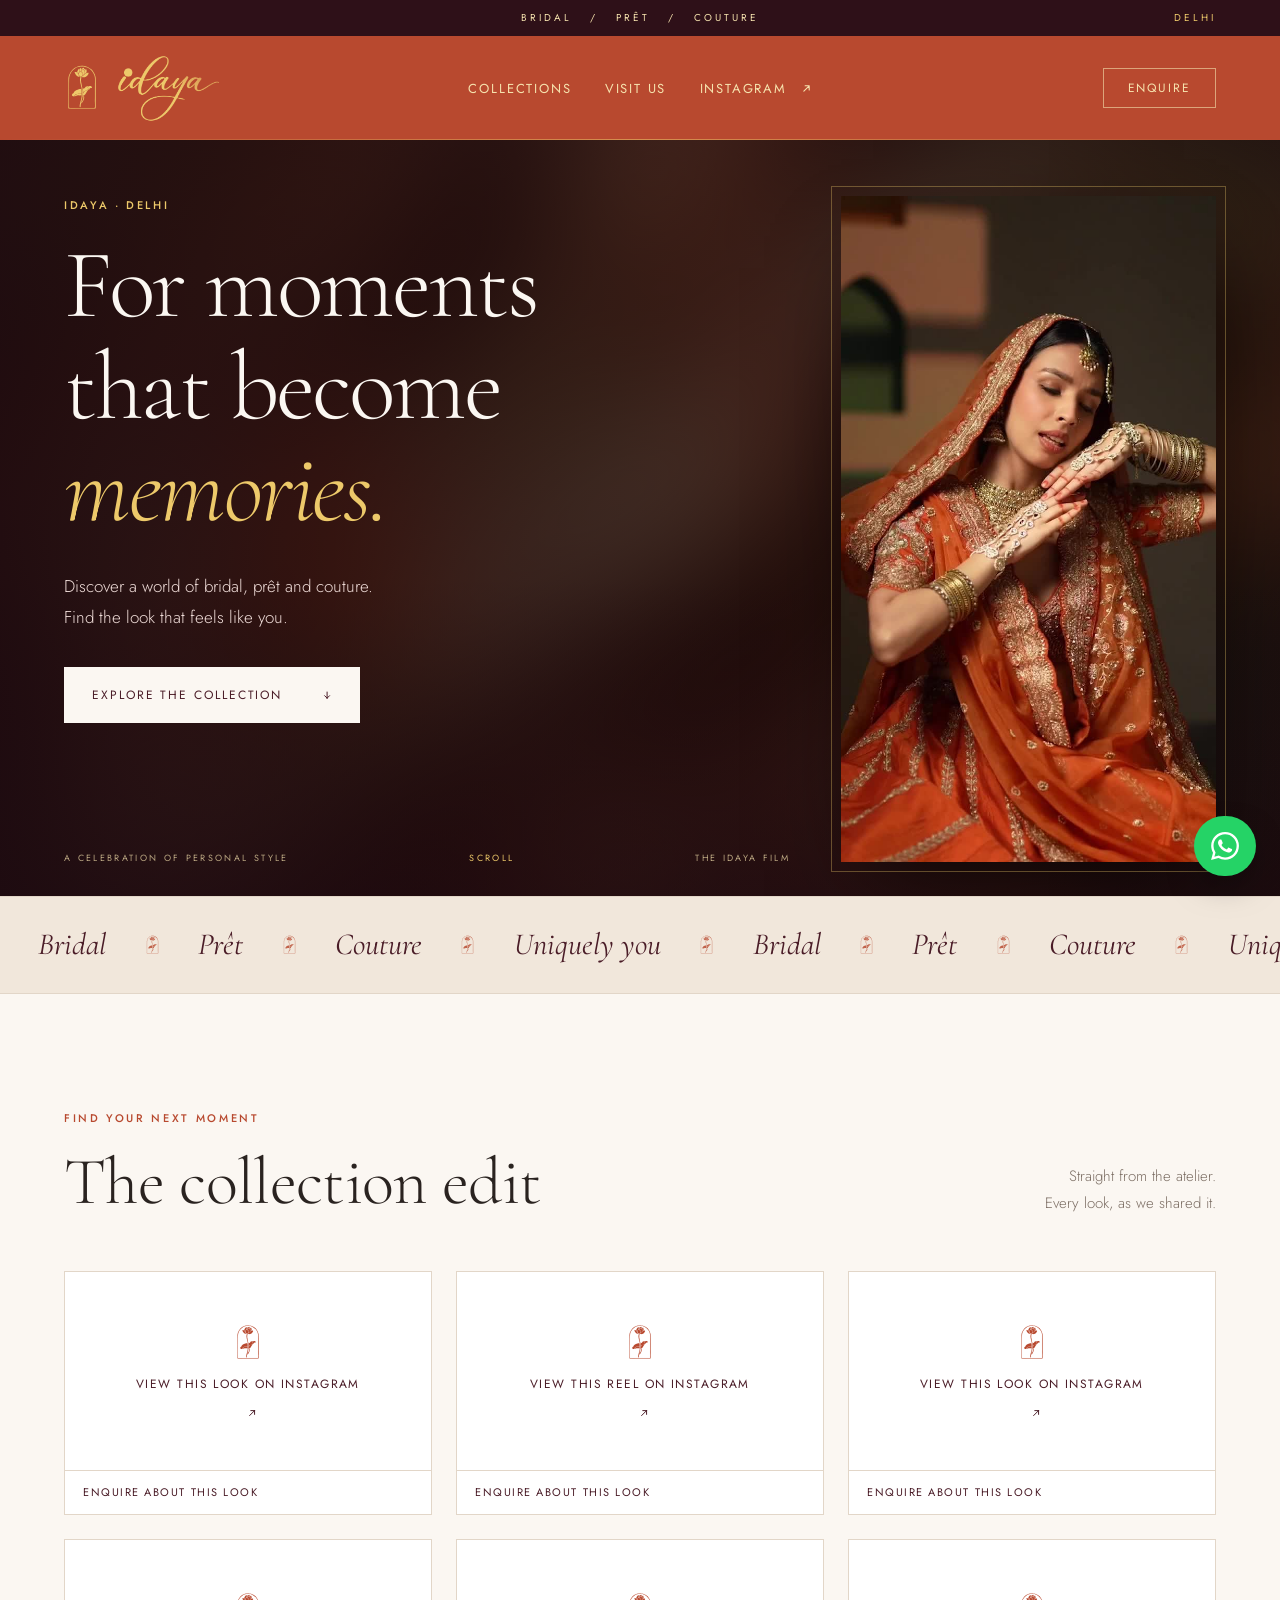
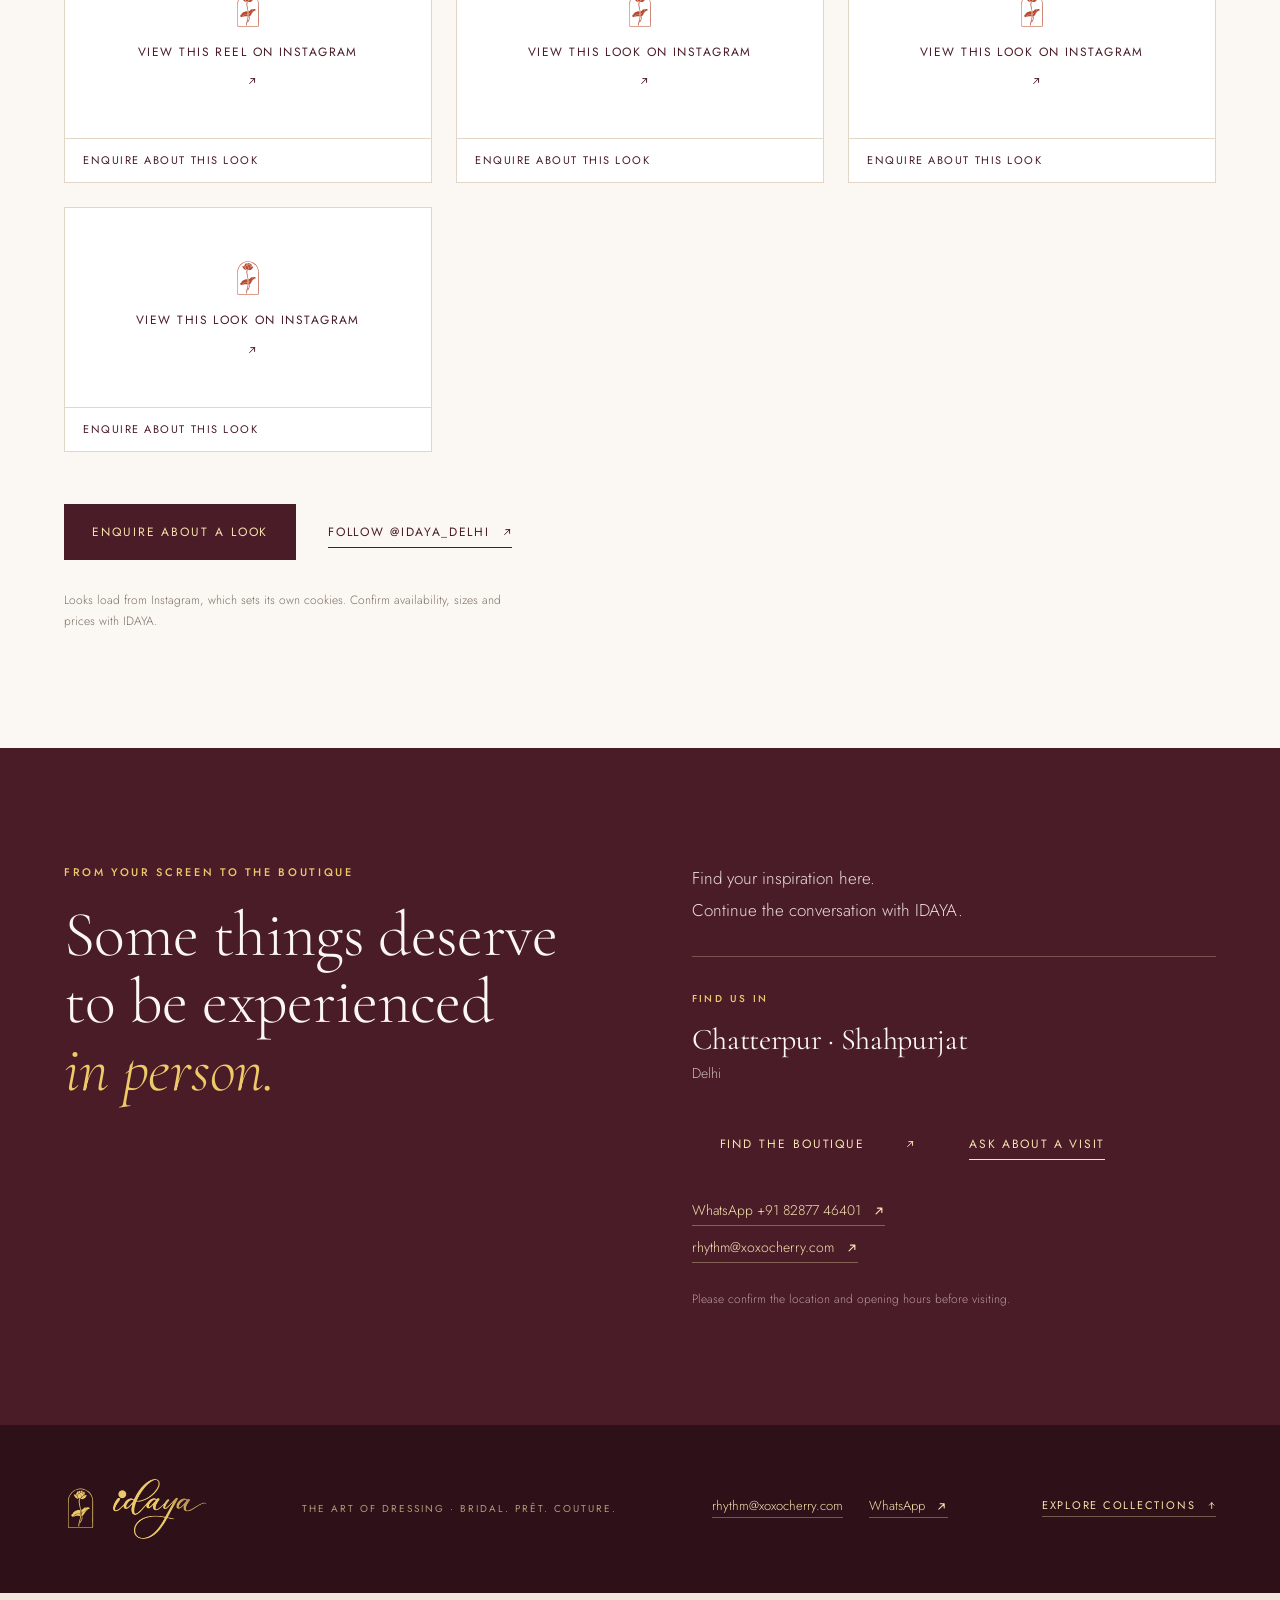
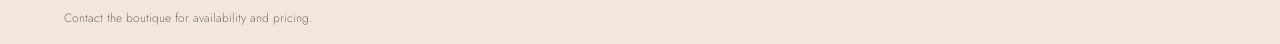
<file: index.html>
<!doctype html>
<html lang="en"><head><meta charset="utf-8"><meta name="viewport" content="width=device-width,initial-scale=1"><title>IDAYA | Bridal, Prêt & Couture</title><meta name="description" content="Explore bridal, prêt and couture with IDAYA Delhi. Discover your next occasion look and connect with the boutique."><meta name="robots" content="noindex,nofollow"><link rel="icon" href="favicon.svg"><script>document.documentElement.className+=" js"</script><link rel="preconnect" href="https://fonts.googleapis.com"><link rel="preconnect" href="https://fonts.gstatic.com" crossorigin><link href="https://fonts.googleapis.com/css2?family=Cormorant+Garamond:ital,wght@0,300;0,400;0,500;0,600;1,300;1,400&family=Jost:wght@300;400;500&display=swap" rel="stylesheet"><link rel="stylesheet" href="style.css?v=4"></head><body>
<svg width="0" height="0" aria-hidden="true" focusable="false" style="position:absolute"><defs><symbol id="i-ne" viewBox="0 0 14 14"><path d="M3.6 10.4 10.4 3.6M10.4 3.6H5.2M10.4 3.6v5.2"/></symbol><symbol id="i-down" viewBox="0 0 14 14"><path d="M7 2.8v8.4M7 11.2 3.6 7.8M7 11.2l3.4-3.4"/></symbol><symbol id="i-up" viewBox="0 0 14 14"><path d="M7 11.2V2.8M7 2.8 3.6 6.2M7 2.8l3.4 3.4"/></symbol></defs></svg>
<div class="announcement">BRIDAL &nbsp; / &nbsp; PRÊT &nbsp; / &nbsp; COUTURE <span>DELHI</span></div>
<header><a class="wordmark" href="#" aria-label="IDAYA — home"><i class="mark" aria-hidden="true"></i><i class="wm-type" aria-hidden="true"></i></a><nav aria-label="Main navigation"><a href="#collections">Collections</a><a href="#visit">Visit us</a><a href="https://www.instagram.com/idaya_delhi/" target="_blank" rel="noopener">Instagram <svg class="ico" aria-hidden="true"><use href="#i-ne"></use></svg></a></nav><button class="header-cta" data-enquire="a boutique visit">Enquire</button></header>
<main><section class="hero hero-film"><video id="hero-video" class="hero-video" autoplay muted loop playsinline preload="auto" poster="assets/idaya-film-poster.jpg" aria-label="IDAYA occasionwear film"><source src="assets/idaya-film.mp4?v=2" type="video/mp4"></video><div class="film-shade" aria-hidden="true"></div><div class="hero-copy"><p class="eyebrow stage" style="--d:.05s">IDAYA · DELHI</p><h1><span class="ln"><b>For moments</b></span><span class="ln"><b>that become</b></span><span class="ln"><b><em>memories.</em></b></span></h1><p class="intro stage" style="--d:.55s">Discover a world of bridal, prêt and couture.<br>Find the look that feels like you.</p><a href="#collections" class="button light to-section stage" style="--d:.68s">Explore the collection <span><svg class="ico" aria-hidden="true"><use href="#i-down"></use></svg></span></a><div class="hero-bottom stage" style="--d:.8s"><span>A CELEBRATION OF PERSONAL STYLE</span><span class="scroll-cue">SCROLL</span><span>THE IDAYA FILM</span></div></div></section>
<div class="marquee" aria-hidden="true"><div class="marquee-track"><span>Bridal</span><i class="mark" aria-hidden="true"></i><span>Prêt</span><i class="mark" aria-hidden="true"></i><span>Couture</span><i class="mark" aria-hidden="true"></i><span>Uniquely you</span><i class="mark" aria-hidden="true"></i><span>Bridal</span><i class="mark" aria-hidden="true"></i><span>Prêt</span><i class="mark" aria-hidden="true"></i><span>Couture</span><i class="mark" aria-hidden="true"></i><span>Uniquely you</span><i class="mark" aria-hidden="true"></i><span>Bridal</span><i class="mark" aria-hidden="true"></i><span>Prêt</span><i class="mark" aria-hidden="true"></i><span>Couture</span><i class="mark" aria-hidden="true"></i><span>Uniquely you</span><i class="mark" aria-hidden="true"></i><span>Bridal</span><i class="mark" aria-hidden="true"></i><span>Prêt</span><i class="mark" aria-hidden="true"></i><span>Couture</span><i class="mark" aria-hidden="true"></i><span>Uniquely you</span><i class="mark" aria-hidden="true"></i></div></div>
<section class="collection section" id="collections"><div class="section-title" data-reveal><div><p class="eyebrow">FIND YOUR NEXT MOMENT</p><h2>The collection edit</h2></div><p>Straight from the atelier.<br>Every look, as we shared it.</p></div><div class="ig-grid"><article class="look" data-reveal><blockquote class="instagram-media" data-instgrm-permalink="https://www.instagram.com/p/Dcit8SIRcBi/?utm_source=ig_embed" data-instgrm-version="14"><a href="https://www.instagram.com/p/Dcit8SIRcBi/" target="_blank" rel="noopener">View this look on Instagram <svg class="ico" aria-hidden="true"><use href="#i-ne"></use></svg></a></blockquote><button class="look-enquire" data-enquire="this look — instagram.com/p/Dcit8SIRcBi" aria-label="Enquire about this look, instagram.com/p/Dcit8SIRcBi">Enquire about this look</button></article><article class="look" data-reveal><blockquote class="instagram-media" data-instgrm-permalink="https://www.instagram.com/reel/DXGfsDPkWq5/?utm_source=ig_embed" data-instgrm-version="14"><a href="https://www.instagram.com/reel/DXGfsDPkWq5/" target="_blank" rel="noopener">View this reel on Instagram <svg class="ico" aria-hidden="true"><use href="#i-ne"></use></svg></a></blockquote><button class="look-enquire" data-enquire="this look — instagram.com/reel/DXGfsDPkWq5" aria-label="Enquire about this look, instagram.com/reel/DXGfsDPkWq5">Enquire about this look</button></article><article class="look" data-reveal><blockquote class="instagram-media" data-instgrm-permalink="https://www.instagram.com/p/DblFpQNMFQX/?utm_source=ig_embed" data-instgrm-version="14"><a href="https://www.instagram.com/p/DblFpQNMFQX/" target="_blank" rel="noopener">View this look on Instagram <svg class="ico" aria-hidden="true"><use href="#i-ne"></use></svg></a></blockquote><button class="look-enquire" data-enquire="this look — instagram.com/p/DblFpQNMFQX" aria-label="Enquire about this look, instagram.com/p/DblFpQNMFQX">Enquire about this look</button></article><article class="look" data-reveal><blockquote class="instagram-media" data-instgrm-permalink="https://www.instagram.com/reel/DKbg6deR1QH/?utm_source=ig_embed" data-instgrm-version="14"><a href="https://www.instagram.com/reel/DKbg6deR1QH/" target="_blank" rel="noopener">View this reel on Instagram <svg class="ico" aria-hidden="true"><use href="#i-ne"></use></svg></a></blockquote><button class="look-enquire" data-enquire="this look — instagram.com/reel/DKbg6deR1QH" aria-label="Enquire about this look, instagram.com/reel/DKbg6deR1QH">Enquire about this look</button></article><article class="look" data-reveal><blockquote class="instagram-media" data-instgrm-permalink="https://www.instagram.com/p/DZZcF1ymlOi/?utm_source=ig_embed" data-instgrm-version="14"><a href="https://www.instagram.com/p/DZZcF1ymlOi/" target="_blank" rel="noopener">View this look on Instagram <svg class="ico" aria-hidden="true"><use href="#i-ne"></use></svg></a></blockquote><button class="look-enquire" data-enquire="this look — instagram.com/p/DZZcF1ymlOi" aria-label="Enquire about this look, instagram.com/p/DZZcF1ymlOi">Enquire about this look</button></article><article class="look" data-reveal><blockquote class="instagram-media" data-instgrm-permalink="https://www.instagram.com/p/DYRhm5hR9KT/?utm_source=ig_embed" data-instgrm-version="14"><a href="https://www.instagram.com/p/DYRhm5hR9KT/" target="_blank" rel="noopener">View this look on Instagram <svg class="ico" aria-hidden="true"><use href="#i-ne"></use></svg></a></blockquote><button class="look-enquire" data-enquire="this look — instagram.com/p/DYRhm5hR9KT" aria-label="Enquire about this look, instagram.com/p/DYRhm5hR9KT">Enquire about this look</button></article><article class="look" data-reveal><blockquote class="instagram-media" data-instgrm-permalink="https://www.instagram.com/p/DVgbsqokRqn/?utm_source=ig_embed" data-instgrm-version="14"><a href="https://www.instagram.com/p/DVgbsqokRqn/" target="_blank" rel="noopener">View this look on Instagram <svg class="ico" aria-hidden="true"><use href="#i-ne"></use></svg></a></blockquote><button class="look-enquire" data-enquire="this look — instagram.com/p/DVgbsqokRqn" aria-label="Enquire about this look, instagram.com/p/DVgbsqokRqn">Enquire about this look</button></article></div><div class="collection-actions" data-reveal><button class="button dark" data-enquire="a look from the collection">Enquire about a look</button><a class="text-button" href="https://www.instagram.com/idaya_delhi/" target="_blank" rel="noopener">Follow @idaya_delhi <svg class="ico" aria-hidden="true"><use href="#i-ne"></use></svg></a></div><p class="ig-note" data-reveal>Looks load from Instagram, which sets its own cookies. Confirm availability, sizes and prices with IDAYA.</p></section>
<section class="visit section" id="visit"><div data-reveal><p class="eyebrow">FROM YOUR SCREEN TO THE BOUTIQUE</p><h2>Some things deserve<br>to be experienced<br><em>in person.</em></h2></div><div class="visit-info" data-reveal><p>Find your inspiration here.<br>Continue the conversation with IDAYA.</p><div class="location"><span>FIND US IN</span><h3>Chatterpur · Shahpurjat</h3><p>Delhi</p></div><div class="visit-actions"><a class="button dark" href="https://maps.app.goo.gl/REEzPuMKqF3z1yjH7" target="_blank" rel="noopener">Find the boutique <span><svg class="ico" aria-hidden="true"><use href="#i-ne"></use></svg></span></a><button class="text-button" data-enquire="a boutique visit">Ask about a visit</button></div><div class="visit-contact"><a href="https://api.whatsapp.com/send?phone=918287746401" target="_blank" rel="noopener">WhatsApp +91 82877 46401 <svg class="ico" aria-hidden="true"><use href="#i-ne"></use></svg></a><a href="mailto:rhythm@xoxocherry.com">rhythm@xoxocherry.com <svg class="ico" aria-hidden="true"><use href="#i-ne"></use></svg></a></div><small>Please confirm the location and opening hours before visiting.</small></div></section>
</main>
<footer><a href="#" class="footer-logo" aria-label="IDAYA — home"><i class="mark" aria-hidden="true"></i><i class="wm-type" aria-hidden="true"></i></a><span>THE ART OF DRESSING · BRIDAL. PRÊT. COUTURE.</span><div class="footer-contact"><a href="mailto:rhythm@xoxocherry.com">rhythm@xoxocherry.com</a><a href="https://api.whatsapp.com/send?phone=918287746401" target="_blank" rel="noopener">WhatsApp <svg class="ico" aria-hidden="true"><use href="#i-ne"></use></svg></a></div><a href="#collections">Explore collections <svg class="ico" aria-hidden="true"><use href="#i-up"></use></svg></a></footer><div class="prototype"><span>Contact the boutique for availability and pricing.</span></div>
<dialog id="enquiry"><button class="close" aria-label="Close enquiry">×</button><i class="mark dialog-mark" aria-hidden="true"></i><p class="eyebrow">LET’S FIND YOUR LOOK</p><h2>Start a conversation.</h2><p id="enquiry-caption"></p><label for="size">Preferred size</label><select id="size"><option>Need sizing advice</option><option>XS</option><option>S</option><option>M</option><option>L</option><option>XL</option><option>Custom measurements</option></select><label for="note">Anything you’d like to ask?</label><textarea id="note" placeholder="Tell us about your occasion, date or preferred colour…" rows="3"></textarea><button id="copy" class="button dark">Copy enquiry</button><a class="button whatsapp" id="wa-send" href="https://api.whatsapp.com/send?phone=918287746401" target="_blank" rel="noopener">Send on WhatsApp <svg class="ico" aria-hidden="true"><use href="#i-ne"></use></svg></a><a class="button outline" href="https://www.instagram.com/idaya_delhi/" target="_blank" rel="noopener">Open IDAYA on Instagram <svg class="ico" aria-hidden="true"><use href="#i-ne"></use></svg></a><p class="dialog-note">Send it straight to us on WhatsApp, or copy it and paste it into an Instagram message. Nothing is sent automatically.</p><p id="copy-status" role="status"></p></dialog><a class="wa-float" href="https://api.whatsapp.com/send?phone=918287746401" target="_blank" rel="noopener" aria-label="Chat with IDAYA on WhatsApp"><svg viewBox="0 0 24 24" aria-hidden="true" focusable="false"><path d="M17.472 14.382c-.297-.149-1.758-.867-2.03-.967-.273-.099-.471-.148-.67.15-.197.297-.767.966-.94 1.164-.173.199-.347.223-.644.075-.297-.15-1.255-.463-2.39-1.475-.883-.788-1.48-1.761-1.653-2.059-.173-.297-.018-.458.13-.606.134-.133.298-.347.446-.52.149-.174.198-.298.298-.497.099-.198.05-.371-.025-.52-.075-.149-.669-1.612-.916-2.207-.242-.579-.487-.5-.669-.51-.173-.008-.371-.01-.57-.01-.198 0-.52.074-.792.372-.272.297-1.04 1.016-1.04 2.479 0 1.462 1.065 2.875 1.213 3.074.149.198 2.096 3.2 5.077 4.487.709.306 1.262.489 1.694.625.712.227 1.36.195 1.872.118.571-.085 1.758-.719 2.006-1.413.248-.694.248-1.289.173-1.413-.074-.124-.272-.198-.57-.347m-5.421 7.403h-.004a9.87 9.87 0 0 1-5.031-1.378l-.361-.214-3.741.982.998-3.648-.235-.374a9.86 9.86 0 0 1-1.51-5.26c.001-5.45 4.436-9.884 9.888-9.884 2.64 0 5.122 1.03 6.988 2.898a9.825 9.825 0 0 1 2.893 6.994c-.003 5.45-4.437 9.884-9.885 9.884m8.413-18.297A11.815 11.815 0 0 0 12.05 0C5.495 0 .16 5.335.157 11.892c0 2.096.547 4.142 1.588 5.945L.057 24l6.305-1.654a11.882 11.882 0 0 0 5.683 1.448h.005c6.554 0 11.89-5.335 11.893-11.893a11.821 11.821 0 0 0-3.48-8.413z"/></svg><span>Chat on WhatsApp</span></a><script src="app.js?v=4"></script></body></html>
</file>
<file: style.css>
/* ═══════════════════════════════════════════════════════════════════════════
   IDAYA — Delhi. Rebuilt stylesheet.
   Palette taken from the logo artwork: gold on terracotta, deep maroon as the
   anchor, cream as the page ground. Motion is opt-in per element and fully
   disabled under prefers-reduced-motion.
   ═══════════════════════════════════════════════════════════════════════════ */

:root{
  --terracotta:#b8492f; --terracotta-dk:#9c3a23;
  --gold:#edc96a; --gold-lt:#f6e3ae; --gold-dim:#c8a44e;
  --maroon:#4a1c27; --maroon-dk:#2e1018;
  --cream:#fbf7f2; --cream-2:#f1e7db;
  --ink:#2a2320; --muted:#7d6f65; --line:#e2d6c8;
  --display:"Cormorant Garamond",Georgia,serif;
  --ui:"Jost","Helvetica Neue",Arial,sans-serif;
  --gut:clamp(20px,5vw,84px);
  --ease:cubic-bezier(.22,.61,.36,1);
  --head-h:104px; --ann-h:36px;
}
*{box-sizing:border-box}
html{scroll-behavior:smooth;scroll-padding-top:calc(var(--head-h) + 16px);-webkit-text-size-adjust:100%}
body{margin:0;background:var(--cream);color:var(--ink);font:400 16px/1.7 var(--ui);-webkit-font-smoothing:antialiased;overflow-x:hidden}
a{color:inherit;text-decoration:none}
button,input,select,textarea{font:inherit;color:inherit}
button{cursor:pointer;background:none;border:0;padding:0}
img,video,svg{display:block;max-width:100%}
::selection{background:var(--terracotta);color:var(--gold-lt)}
:focus-visible{outline:2px solid var(--gold-dim);outline-offset:4px}
header :focus-visible,.announcement :focus-visible{outline-color:var(--gold-lt)}
h1,h2,h3{font-family:var(--display);font-weight:400;margin:0;letter-spacing:-.01em;line-height:1.05}
p{margin:0}
em{font-style:italic;color:var(--gold)}
.eyebrow{font:500 11px/1.8 var(--ui);letter-spacing:.24em;text-transform:uppercase;color:var(--terracotta);margin:0 0 18px}

/* ── Motion primitives ──────────────────────────────────────────────────── */
.js [data-reveal]{opacity:0;transform:translateY(26px);transition:opacity .9s var(--ease),transform .9s var(--ease)}
.js [data-reveal].in{opacity:1;transform:none}
.ig-grid .look:nth-child(3n+2){transition-delay:.09s}
.ig-grid .look:nth-child(3n+3){transition-delay:.18s}
@keyframes rise{from{opacity:0;transform:translateY(30px)}to{opacity:1;transform:none}}
@keyframes lineIn{from{transform:translateY(102%)}to{transform:none}}
@keyframes filmIn{from{opacity:0;transform:scale(1.06)}to{opacity:1;transform:none}}
@keyframes drift{to{transform:translateX(-50%)}}
@keyframes cue{0%,100%{transform:translateY(0);opacity:.55}50%{transform:translateY(5px);opacity:1}}
.stage{opacity:0;animation:rise .95s var(--ease) forwards;animation-delay:var(--d,0s)}

/* ── Brand lockup: masks filled with currentColor ───────────────────────── */
.mark,.wm-type{display:inline-block;flex:none;background-color:currentColor}
.mark{-webkit-mask:url('assets/idaya-mark.svg') center/contain no-repeat;mask:url('assets/idaya-mark.svg') center/contain no-repeat}
.wm-type{-webkit-mask:url('assets/idaya-wordmark.png') center/contain no-repeat;mask:url('assets/idaya-wordmark.png') center/contain no-repeat}

/* ── Announcement ───────────────────────────────────────────────────────── */
.announcement{position:relative;background:var(--maroon-dk);color:var(--gold-lt);padding:11px var(--gut);text-align:center;font:400 10px/1.4 var(--ui);letter-spacing:.3em;text-transform:uppercase}
.announcement span{position:absolute;right:var(--gut);top:11px;color:var(--gold)}

/* ── Header ─────────────────────────────────────────────────────────────── */
header{position:sticky;top:0;z-index:40;display:grid;grid-template-columns:1fr auto 1fr;align-items:center;gap:24px;height:var(--head-h);padding:0 var(--gut);background:var(--terracotta);color:var(--gold-lt);transition:height .4s var(--ease),background-color .4s var(--ease),box-shadow .4s var(--ease)}
header:after{content:'';position:absolute;left:0;right:0;bottom:0;height:1px;background:linear-gradient(90deg,transparent,rgba(237,201,106,.55),transparent)}
header.stuck{height:78px;background:var(--terracotta-dk);box-shadow:0 10px 40px -12px rgba(46,16,24,.5)}
.wordmark{display:flex;align-items:center;gap:15px;color:var(--gold)}
.wordmark .mark{width:36px;height:48px;transition:width .4s var(--ease),height .4s var(--ease)}
.wordmark .wm-type{width:106px;height:69px;transition:width .4s var(--ease),height .4s var(--ease)}
header.stuck .wordmark .mark{width:28px;height:37px}
header.stuck .wordmark .wm-type{width:84px;height:55px}
header nav{justify-self:center;display:flex;gap:clamp(18px,2.6vw,42px)}
header nav a{position:relative;padding:8px 0;font:400 13px/1 var(--ui);letter-spacing:.14em;text-transform:uppercase;color:var(--gold-lt)}
header nav a:after{content:'';position:absolute;left:0;right:0;bottom:0;height:1px;background:var(--gold);transform:scaleX(0);transform-origin:left;transition:transform .45s var(--ease)}
header nav a:hover:after,header nav a:focus-visible:after{transform:scaleX(1)}
.header-cta{justify-self:end;position:relative;overflow:hidden;isolation:isolate;border:1px solid rgba(246,227,174,.6);color:var(--gold-lt);padding:13px 24px;font:400 12px/1 var(--ui);letter-spacing:.16em;text-transform:uppercase;transition:color .45s var(--ease),border-color .45s var(--ease)}
.header-cta:before{content:'';position:absolute;inset:0;background:var(--gold);z-index:-1;transform:translateY(101%);transition:transform .45s var(--ease)}
.header-cta:hover{color:var(--maroon-dk);border-color:var(--gold)}
.header-cta:hover:before{transform:none}
.header-cta span{display:inline-block;margin-left:16px;transition:transform .45s var(--ease)}
.header-cta:hover span{transform:translate(3px,-3px)}

/* ── Buttons ────────────────────────────────────────────────────────────── */
.button{position:relative;overflow:hidden;isolation:isolate;display:inline-flex;align-items:center;justify-content:space-between;gap:40px;padding:19px 28px;min-height:56px;font:400 12px/1 var(--ui);letter-spacing:.16em;text-transform:uppercase;transition:color .45s var(--ease)}
.button:before{content:'';position:absolute;inset:0;z-index:-1;transform:translateY(101%);transition:transform .5s var(--ease)}
.button:hover:before{transform:none}
.button span{display:inline-block;transition:transform .45s var(--ease)}
.button:hover span{transform:translate(4px,-4px)}
.button.to-section:hover span{transform:translateY(4px)}
.light{background:var(--cream);color:var(--maroon)}
.light:before{background:var(--gold)}
.light:hover{color:var(--maroon-dk)}
.dark{background:var(--maroon);color:var(--gold-lt)}
.dark:before{background:var(--terracotta)}
.dark:hover{color:#fff}
.outline{border:1px solid var(--maroon);color:var(--maroon)}
.outline:before{background:var(--maroon)}
.outline:hover{color:var(--cream)}
.text-button{position:relative;display:inline-block;padding:10px 0;font:400 12px/1 var(--ui);letter-spacing:.14em;text-transform:uppercase;color:var(--maroon)}
.text-button:after{content:'';position:absolute;left:0;right:0;bottom:0;height:1px;background:currentColor;transform-origin:right;transition:transform .45s var(--ease)}
.text-button:hover:after{transform:scaleX(0);transform-origin:left}

/* ── Link icons ─────────────────────────────────────────────────────────────
   Drawn, not typed. iOS gives U+2197 an emoji presentation and renders it as a
   blue tile, so the arrows that read as hairlines on a desktop turned into
   chunky blue squares on every phone. These inherit currentColor instead, so
   one sprite serves gold on maroon, maroon on cream and cream on terracotta. */
.ico{display:inline-block;width:.85em;height:.85em;flex:none;vertical-align:-.09em;fill:none;stroke:currentColor;stroke-width:1.35;stroke-linecap:round;stroke-linejoin:round}
a .ico,button .ico{margin-left:.6em}
.button span .ico,.header-cta span .ico{margin-left:0}

/* ── Hero ───────────────────────────────────────────────────────────────── */
.hero-film{position:relative;isolation:isolate;overflow:hidden;background:var(--maroon-dk);color:var(--cream);min-height:600px}
/* Safari — iOS above all — will not composite a <video> that sits on a negative
   z-index inside a stacking context: it ends up painted behind the section's own
   background and the film is simply never visible. Every hero layer therefore
   stays on a positive z-index, stacked backdrop → film → shade → copy. */
.hero-film:before{content:'';position:absolute;inset:-80px;z-index:0;background:url('assets/idaya-film-poster.jpg') center/cover no-repeat;filter:blur(70px) saturate(1.3) brightness(.42)}
.hero-video{position:absolute;inset:0;width:100%;height:100%;z-index:1;object-fit:cover;object-position:center 45%}
.film-shade{position:absolute;inset:0;z-index:2;background:linear-gradient(90deg,rgba(29,10,16,.82),rgba(29,10,16,.36) 58%,rgba(29,10,16,.14)),linear-gradient(0deg,rgba(29,10,16,.6),transparent 42%)}
.hero-copy{display:flex;flex-direction:column;align-items:flex-start;padding:46px var(--gut) 30px;position:relative;z-index:4}
.hero-copy .eyebrow{color:var(--gold)}
h1{font-size:clamp(50px,7.6vw,104px);font-weight:300;letter-spacing:-.025em;margin-bottom:30px}
h1 .ln{display:block;overflow:hidden}
h1 .ln b{display:block;font-weight:inherit;transform:translateY(102%);animation:lineIn 1.05s var(--ease) forwards}
h1 .ln:nth-child(1) b{animation-delay:.16s}
h1 .ln:nth-child(2) b{animation-delay:.28s}
h1 .ln:nth-child(3) b{animation-delay:.4s}
.intro{font:300 17px/1.85 var(--ui);color:#efdcd8;margin-bottom:34px;max-width:44ch}
.hero-bottom{display:flex;justify-content:space-between;align-items:center;gap:20px;width:100%;margin-top:auto;padding-top:52px;font:400 9px/1 var(--ui);letter-spacing:.26em;text-transform:uppercase;color:rgba(246,227,174,.72)}
.scroll-cue{animation:cue 2.1s ease-in-out infinite;color:var(--gold)}

/* ── Marquee ────────────────────────────────────────────────────────────── */
.marquee{overflow:hidden;background:var(--cream-2);border-top:1px solid var(--line);border-bottom:1px solid var(--line);padding:22px 0}
.marquee-track{display:flex;align-items:center;width:max-content;animation:drift 42s linear infinite}
.marquee-track span{font-family:var(--display);font-size:clamp(22px,2.4vw,34px);font-style:italic;color:var(--maroon);padding:0 clamp(22px,3vw,48px);white-space:nowrap}
.marquee-track .mark{width:15px;height:20px;color:var(--terracotta);opacity:.85}
.marquee:hover .marquee-track{animation-play-state:paused}

/* ── Sections ───────────────────────────────────────────────────────────── */
.section{padding:clamp(72px,9vw,132px) var(--gut)}
.section-title{display:flex;justify-content:space-between;align-items:flex-end;gap:40px;margin-bottom:54px}
.section-title h2{font-size:clamp(38px,5.2vw,74px);font-weight:300}
.section-title>p{font:300 15px/1.8 var(--ui);color:var(--muted);max-width:30ch;text-align:right}

/* ── Collection ─────────────────────────────────────────────────────────── */
.ig-grid{display:grid;grid-template-columns:repeat(auto-fill,minmax(310px,1fr));gap:24px;align-items:start}
.ig-grid>*{min-width:0}
.look{display:flex;flex-direction:column;min-width:0;background:#fff;border:1px solid var(--line);transition:transform .5s var(--ease),box-shadow .5s var(--ease),opacity .9s var(--ease)}
.look:hover{transform:translateY(-6px);box-shadow:0 26px 60px -30px rgba(74,28,39,.5)}
.look .instagram-media{flex:0 1 auto;margin:0 !important;width:100% !important;min-width:0 !important;max-width:100% !important;border:0 !important;box-shadow:none !important;border-radius:0 !important}
.look blockquote{display:flex;margin:0}
.look blockquote a{display:flex;flex-direction:column;align-items:center;gap:14px;width:100%;padding:52px 20px;text-align:center;color:var(--maroon);font:400 12px/1.6 var(--ui);letter-spacing:.12em;text-transform:uppercase}
.look blockquote a:before{content:'';width:28px;height:37px;background-color:var(--terracotta);-webkit-mask:url('assets/idaya-mark.svg') center/contain no-repeat;mask:url('assets/idaya-mark.svg') center/contain no-repeat}
.look-enquire{position:relative;overflow:hidden;isolation:isolate;border-top:1px solid var(--line);padding:16px 18px;text-align:left;font:400 11px/1 var(--ui);letter-spacing:.14em;text-transform:uppercase;color:var(--maroon);transition:color .45s var(--ease)}
.look-enquire:before{content:'';position:absolute;inset:0;z-index:-1;background:var(--maroon);transform:translateY(101%);transition:transform .45s var(--ease)}
.look-enquire:hover{color:var(--gold-lt)}
.look-enquire:hover:before{transform:none}
.collection-actions{display:flex;align-items:center;gap:32px;flex-wrap:wrap;margin-top:52px}
.ig-note{font:300 12px/1.8 var(--ui);color:var(--muted);margin-top:30px;max-width:66ch}

/* ── Visit ──────────────────────────────────────────────────────────────── */
.visit{display:grid;grid-template-columns:1.05fr 1fr;gap:clamp(36px,6vw,90px);background:var(--maroon);color:var(--cream)}
.visit .eyebrow{color:var(--gold)}
.visit h2{font-size:clamp(38px,5vw,68px);font-weight:300}
.visit em{color:var(--gold)}
.visit-info>p{font:300 17px/1.85 var(--ui);color:#eadcd6}
.location{border-top:1px solid rgba(246,227,174,.28);padding-top:26px;margin:30px 0 32px}
.location span{font:500 10px/1 var(--ui);letter-spacing:.24em;text-transform:uppercase;color:var(--gold)}
.location h3{font-size:30px;margin:14px 0 6px}
.location p{font:300 14px/1.6 var(--ui);color:#cdb7b2}
.visit-actions{display:flex;align-items:center;gap:26px;flex-wrap:wrap}
.visit .text-button{color:var(--gold-lt)}
.visit-contact{display:flex;flex-direction:column;align-items:flex-start;gap:11px;margin-top:28px;font:300 14px/1.5 var(--ui)}
.visit-contact a{color:var(--gold-lt);padding-bottom:4px;border-bottom:1px solid rgba(246,227,174,.35);transition:border-color .4s var(--ease),color .4s var(--ease)}
.visit-contact a:hover{color:var(--gold);border-color:var(--gold)}
.visit small{display:block;font:300 12px/1.7 var(--ui);color:#b79b98;margin-top:26px}

/* ── Footer ─────────────────────────────────────────────────────────────── */
footer{display:flex;align-items:center;justify-content:space-between;gap:30px;flex-wrap:wrap;background:var(--maroon-dk);color:var(--gold-lt);padding:52px var(--gut)}
.footer-logo{display:flex;align-items:center;gap:13px;color:var(--gold)}
.footer-logo .mark{width:33px;height:44px}
.footer-logo .wm-type{width:98px;height:64px}
footer>span{font:400 10px/1.6 var(--ui);letter-spacing:.2em;text-transform:uppercase;color:rgba(246,227,174,.65)}
.footer-contact{display:flex;gap:26px;flex-wrap:wrap;font:300 13px/1 var(--ui)}
.footer-contact a,footer>a:last-child{padding-bottom:5px;border-bottom:1px solid rgba(246,227,174,.35);transition:border-color .4s var(--ease),color .4s var(--ease)}
.footer-contact a:hover,footer>a:last-child:hover{color:var(--gold);border-color:var(--gold)}
footer>a:last-child{font:400 11px/1 var(--ui);letter-spacing:.16em;text-transform:uppercase}
.prototype{background:var(--cream-2);padding:16px var(--gut);font:300 12px/1.6 var(--ui);color:var(--muted)}

/* ── Enquiry dialog ─────────────────────────────────────────────────────── */
dialog{border:0;padding:clamp(28px,4vw,46px);width:min(540px,calc(100% - 26px));max-height:90dvh;background:var(--cream);color:var(--ink);box-shadow:0 40px 100px -30px rgba(46,16,24,.6)}
dialog::backdrop{background:rgba(32,12,18,.72);backdrop-filter:blur(6px)}
dialog h2{font-size:clamp(32px,4vw,46px);font-weight:300;margin-bottom:18px}
.dialog-mark{width:30px;height:40px;color:var(--terracotta);margin-bottom:18px}
.close{position:absolute;right:16px;top:12px;font-size:28px;line-height:1;color:var(--muted);transition:color .3s var(--ease)}
.close:hover{color:var(--maroon)}
dialog label{display:block;font:500 11px/1 var(--ui);letter-spacing:.16em;text-transform:uppercase;color:var(--muted);margin:22px 0 9px}
dialog select,dialog textarea{width:100%;padding:14px;border:1px solid var(--line);background:transparent;transition:border-color .3s var(--ease)}
dialog select:focus,dialog textarea:focus{border-color:var(--terracotta)}
dialog textarea{resize:vertical}
dialog .button{width:100%;margin-top:13px;justify-content:center;gap:14px}
.button.whatsapp{background:#0e7a6b;color:#fff}
.button.whatsapp:before{background:#0a5c51}
#enquiry-caption{font:300 15px/1.6 var(--ui);color:var(--maroon)}
.dialog-note,#copy-status{font:300 13px/1.7 var(--ui);color:var(--muted);margin-top:20px}

/* ── WhatsApp ───────────────────────────────────────────────────────────── */
.wa-float{position:fixed;right:24px;bottom:24px;z-index:60;display:flex;align-items:center;justify-content:center;gap:0;min-width:60px;height:60px;padding:0 17px;border-radius:30px;background:#25d366;color:#fff;box-shadow:0 14px 34px -10px rgba(0,0,0,.5);transition:background-color .35s var(--ease),transform .35s var(--ease)}
.wa-float svg{width:28px;height:28px;flex:none;fill:currentColor}
.wa-float span{max-width:0;opacity:0;overflow:hidden;white-space:nowrap;font:500 13px/1 var(--ui);letter-spacing:.06em;transition:max-width .4s var(--ease),opacity .3s var(--ease),margin .4s var(--ease)}
.wa-float:hover,.wa-float:focus-visible{background:#0e7a6b;transform:translateY(-3px)}
.wa-float:hover span,.wa-float:focus-visible span{max-width:180px;opacity:1;margin-left:12px}

/* ── Wide screens: one shared content column ────────────────────────────── */
@media(min-width:1700px){:root{--gut:max(84px,calc((100% - 1700px) / 2))}}

/* ── Desktop hero: the film is 9:16, frame it rather than crop it ───────── */
@media(min-width:861px){
  .hero-film{display:grid;grid-template-columns:minmax(0,1fr) auto;gap:clamp(32px,4vw,78px);min-height:min(680px,calc(100svh - var(--head-h) - 40px));padding:clamp(46px,4.4vw,72px) var(--gut) clamp(30px,2.6vw,44px)}
  .hero-video{position:relative;inset:auto;z-index:3;grid-column:2;grid-row:1;height:min(74vh,700px,60vw);width:auto;aspect-ratio:9/16;object-position:center;justify-self:end;align-self:center;box-shadow:0 40px 90px -32px rgba(0,0,0,.8);outline:1px solid rgba(237,201,106,.34);outline-offset:9px;animation:filmIn 1.3s var(--ease) both .2s}
  .hero-copy{grid-column:1;grid-row:1;height:100%;padding:0}
}

/* ── Mobile ─────────────────────────────────────────────────────────────── */
@media(max-width:860px){
  :root{--head-h:76px}
  header{display:flex;justify-content:space-between;gap:12px}
  header.stuck{height:66px}
  .wordmark .mark{width:27px;height:36px}
  .wordmark .wm-type{width:80px;height:52px}
  header.stuck .wordmark .mark{width:23px;height:31px}
  header.stuck .wordmark .wm-type{width:68px;height:44px}
  header nav{gap:16px}
  header nav a{font-size:11px;letter-spacing:.1em}
  header nav a:last-child,.header-cta{display:none}
  /* The announcement bar sits above the sticky header and scrolls away with the
     page, so the film has to leave room for it or the bottom row lands under
     the fold on first paint. */
  .hero-film{min-height:calc(100svh - var(--head-h) - var(--ann-h));display:flex;flex-direction:column}
  .hero-copy{flex:1 1 auto;justify-content:flex-end;height:auto;padding:34px var(--gut) 30px}
  /* One auto margin only: two of them would split the slack and strand the copy
     mid-frame instead of settling it as one block on the floor of the film. */
  .hero-copy .eyebrow{margin-top:auto;margin-bottom:14px}
  .hero-bottom{margin-top:0}
  .hero-video{object-position:center center}
  .film-shade{background:linear-gradient(0deg,rgba(29,10,16,.9),rgba(29,10,16,.4) 52%,rgba(29,10,16,.08))}
  h1{font-size:clamp(42px,12vw,66px);margin-bottom:22px}
  .intro{font-size:15px;margin-bottom:26px}
  .hero-bottom{padding-top:26px;font-size:8px}
  .hero-bottom span:last-child{display:none}
  .section-title{flex-direction:column;align-items:flex-start;gap:16px;margin-bottom:34px}
  .section-title>p{text-align:left}
  .ig-grid{grid-template-columns:1fr;gap:18px}
  .collection-actions{gap:20px;margin-top:36px}
  .visit{grid-template-columns:1fr;gap:34px}
  footer{gap:22px}
  footer>span{display:none}
  .prototype{padding-right:calc(var(--gut) + 74px)}
  .wa-float{right:16px;bottom:16px;min-width:54px;height:54px;padding:0 14px}
  .wa-float svg{width:25px;height:25px}
  .wa-float span{display:none}
  .marquee-track span{font-size:20px}
}

/* ── Reduced motion ─────────────────────────────────────────────────────── */
@media(prefers-reduced-motion:reduce){
  html{scroll-behavior:auto}
  *,*:before,*:after{animation:none !important;transition:none !important}
  .js [data-reveal]{opacity:1;transform:none}
  .stage{opacity:1}
  h1 .ln b{transform:none}
}
</file>
